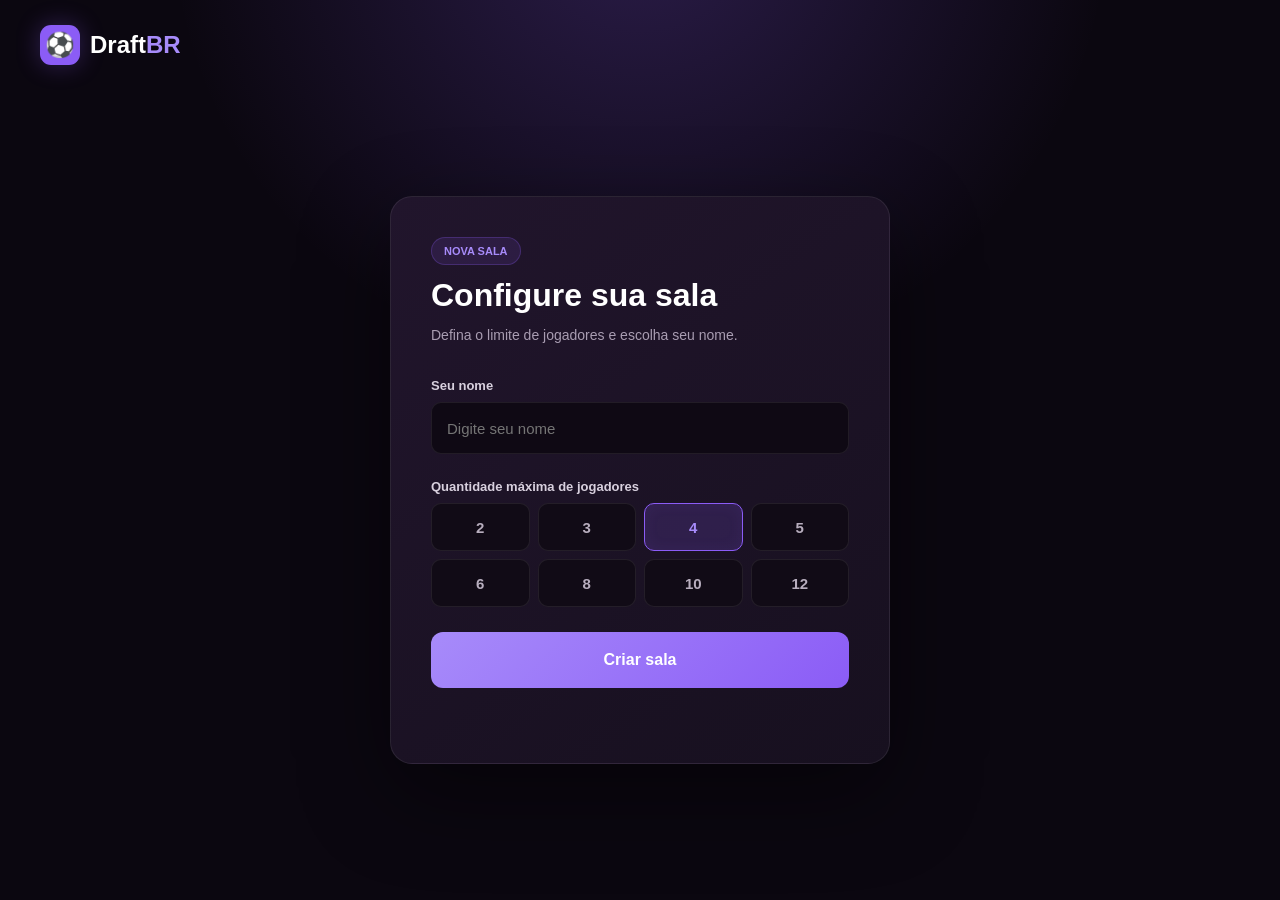
<file: index.html>
<!DOCTYPE html>
<html lang="pt-BR">

<head>

    <meta charset="UTF-8">

    <meta
        name="viewport"
        content="width=device-width, initial-scale=1.0"
    >

    <title>Configurar Sala - DraftBR</title>

    <link
        rel="stylesheet"
        href="room.css"
    >

</head>

<body>

    <main class="room-page">

        <header class="room-header">

            <div class="logo">

                <div class="logo-ball">
                    ⚽
                </div>

                <span>
                    Draft<span>BR</span>
                </span>

            </div>

        </header>


        <section class="setup-container">

            <div class="setup-card">

                <div class="setup-title">

                    <span class="setup-tag">
                        NOVA SALA
                    </span>

                    <h1>
                        Configure sua sala
                    </h1>

                    <p>
                        Defina o limite de jogadores
                        e escolha seu nome.
                    </p>

                </div>


                <div class="form-group">

                    <label for="creatorName">
                        Seu nome
                    </label>

                    <input
                        id="creatorName"
                        type="text"
                        maxlength="20"
                        placeholder="Digite seu nome"
                        autocomplete="off"
                    >

                </div>


                <div class="form-group">

                    <label>
                        Quantidade máxima de jogadores
                    </label>

                    <div
                        id="playerLimit"
                        class="player-options"
                    >

                        <button data-value="2">
                            2
                        </button>

                        <button data-value="3">
                            3
                        </button>

                        <button
                            data-value="4"
                            class="selected"
                        >
                            4
                        </button>

                        <button data-value="5">
                            5
                        </button>

                        <button data-value="6">
                            6
                        </button>

                        <button data-value="8">
                            8
                        </button>

                        <button data-value="10">
                            10
                        </button>

                        <button data-value="12">
                            12
                        </button>

                    </div>

                </div>


                <button
                    id="confirmRoomButton"
                    class="primary-button"
                >
                    Criar sala
                </button>


                <p
                    id="setupMessage"
                    class="message"
                ></p>

            </div>

        </section>

    </main>


    <script src="configuracao.js"></script>

</body>

</html>
</file>
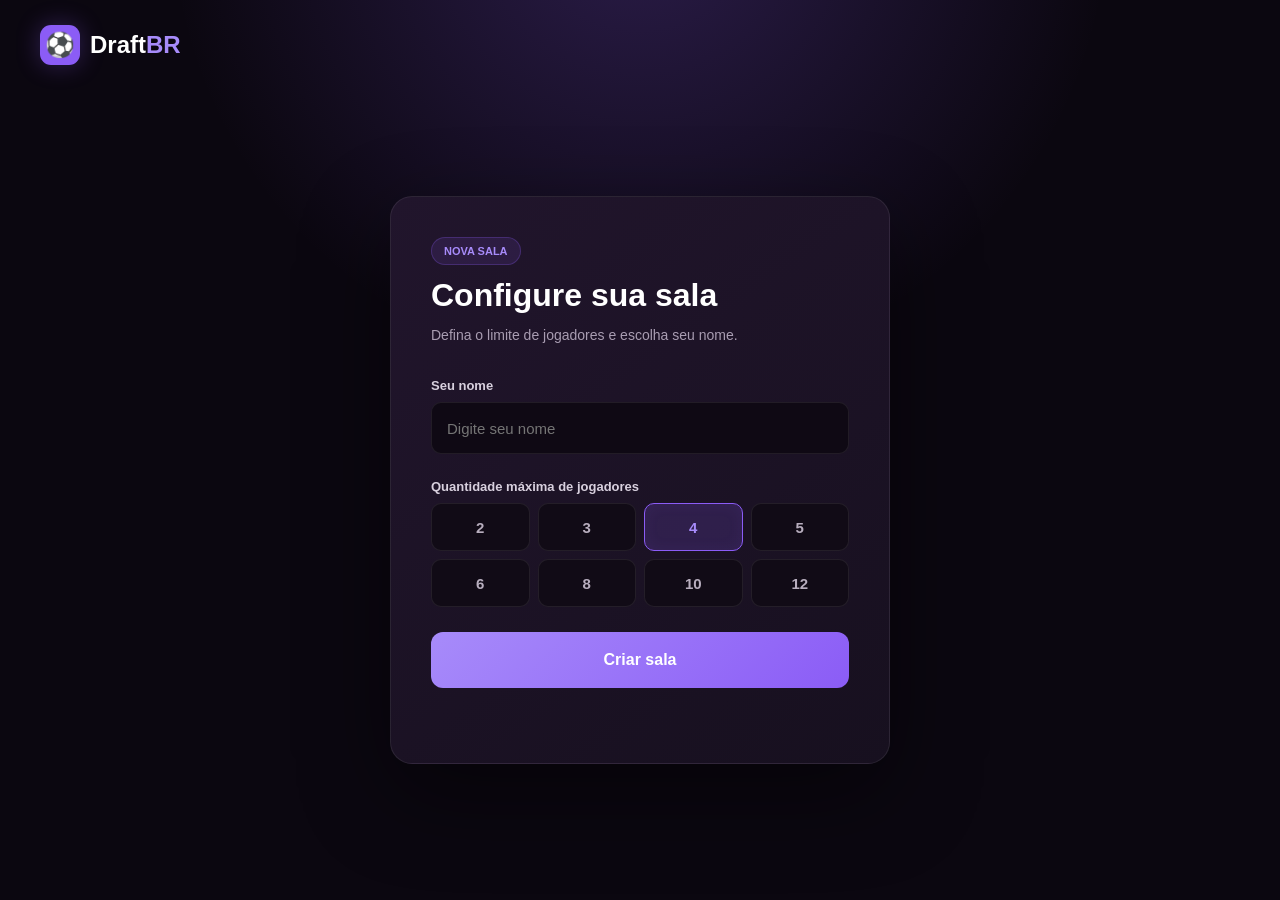
<file: configuracao.html>
<!DOCTYPE html>
<html lang="pt-BR">

<head>

    <meta charset="UTF-8">

    <meta
        name="viewport"
        content="width=device-width, initial-scale=1.0"
    >

    <title>Configurar Sala - DraftBR</title>

    <link
        rel="stylesheet"
        href="room.css"
    >

</head>

<body>

    <main class="room-page">

        <header class="room-header">

            <div class="logo">

                <div class="logo-ball">
                    ⚽
                </div>

                <span>
                    Draft<span>BR</span>
                </span>

            </div>

        </header>


        <section class="setup-container">

            <div class="setup-card">

                <div class="setup-title">

                    <span class="setup-tag">
                        NOVA SALA
                    </span>

                    <h1>
                        Configure sua sala
                    </h1>

                    <p>
                        Defina o limite de jogadores
                        e escolha seu nome.
                    </p>

                </div>


                <div class="form-group">

                    <label for="creatorName">
                        Seu nome
                    </label>

                    <input
                        id="creatorName"
                        type="text"
                        maxlength="20"
                        placeholder="Digite seu nome"
                        autocomplete="off"
                    >

                </div>


                <div class="form-group">

                    <label>
                        Quantidade máxima de jogadores
                    </label>

                    <div
                        id="playerLimit"
                        class="player-options"
                    >

                        <button data-value="2">
                            2
                        </button>

                        <button data-value="3">
                            3
                        </button>

                        <button
                            data-value="4"
                            class="selected"
                        >
                            4
                        </button>

                        <button data-value="5">
                            5
                        </button>

                        <button data-value="6">
                            6
                        </button>

                        <button data-value="8">
                            8
                        </button>

                        <button data-value="10">
                            10
                        </button>

                        <button data-value="12">
                            12
                        </button>

                    </div>

                </div>


                <button
                    id="confirmRoomButton"
                    class="primary-button"
                >
                    Criar sala
                </button>


                <p
                    id="setupMessage"
                    class="message"
                ></p>

            </div>

        </section>

    </main>


    <script src="configuracao.js"></script>

</body>

</html>
</file>
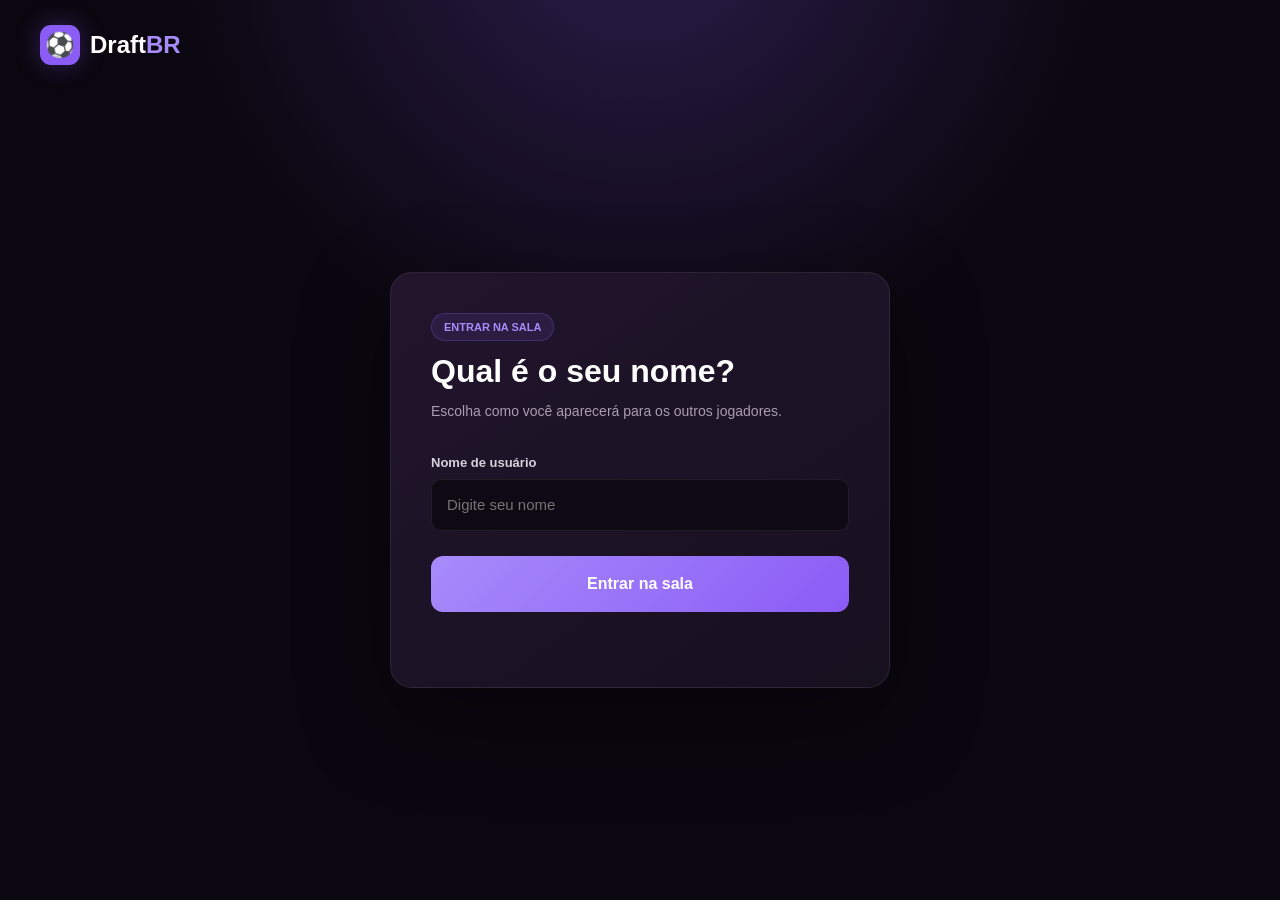
<file: entrar.html>
<!DOCTYPE html>
<html lang="pt-BR">

<head>

    <meta charset="UTF-8">

    <meta
        name="viewport"
        content="width=device-width, initial-scale=1.0"
    >

    <title>Entrar na Sala - DraftBR</title>

    <link
        rel="stylesheet"
        href="room.css"
    >

</head>

<body>

    <header class="room-header">

        <div class="logo">

            <div class="logo-ball">
                ⚽
            </div>

            <span>
                Draft<span>BR</span>
            </span>

        </div>

    </header>


    <main class="setup-container">

        <section class="setup-card">

            <div class="setup-title">

                <span class="setup-tag">
                    ENTRAR NA SALA
                </span>

                <h1>
                    Qual é o seu nome?
                </h1>

                <p>
                    Escolha como você aparecerá
                    para os outros jogadores.
                </p>

            </div>


            <div class="form-group">

                <label for="playerName">
                    Nome de usuário
                </label>

                <input
                    id="playerName"
                    type="text"
                    maxlength="20"
                    placeholder="Digite seu nome"
                    autocomplete="off"
                >

            </div>


            <button
                id="joinButton"
                class="primary-button"
            >
                Entrar na sala
            </button>


            <p
                id="joinMessage"
                class="message"
            ></p>

        </section>

    </main>


    <script src="entrar.js"></script>

</body>

</html>
</file>
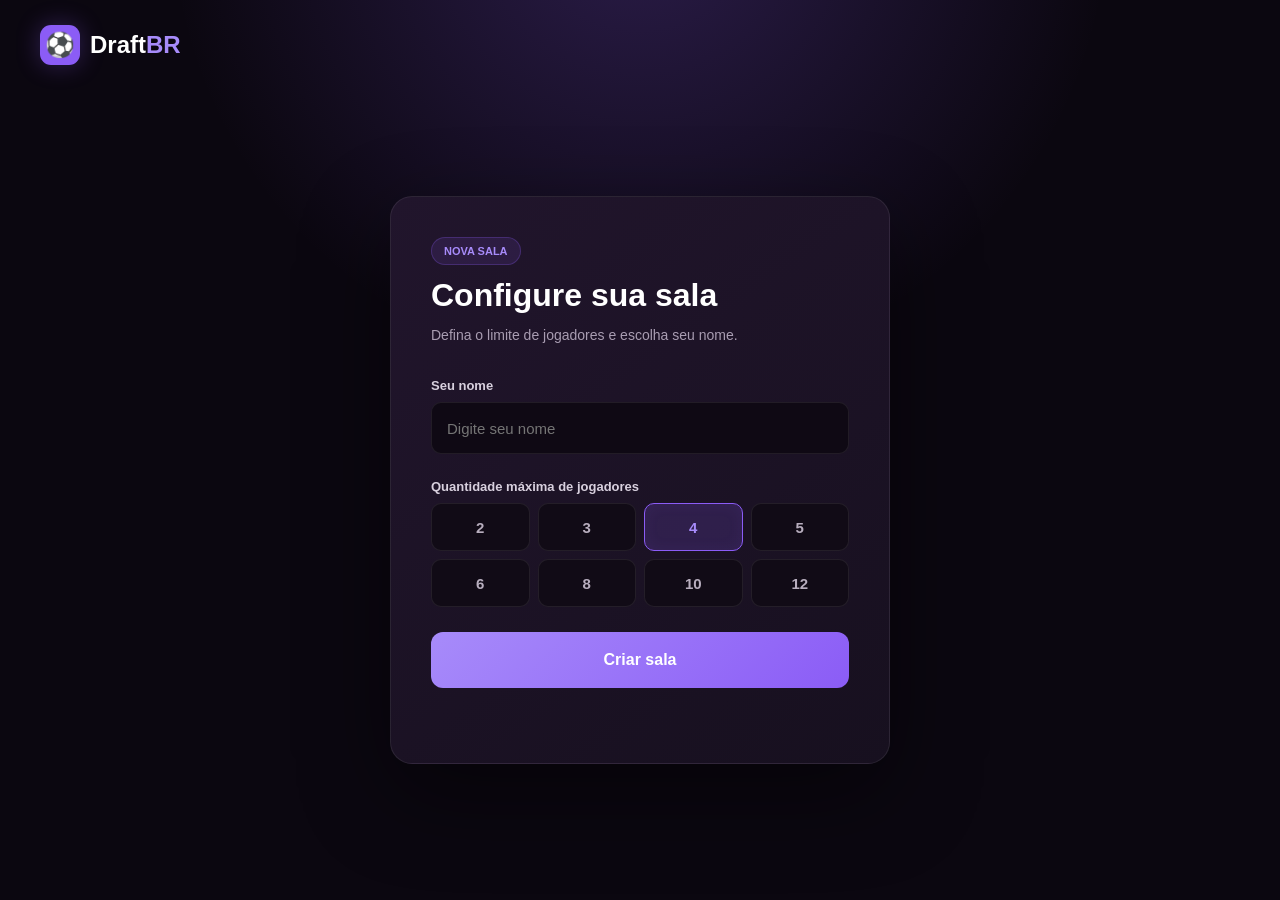
<file: sala.html>
<!DOCTYPE html>
<html lang="pt-BR">

<head>

    <meta charset="UTF-8">

    <meta
        name="viewport"
        content="width=device-width, initial-scale=1.0"
    >

    <title>Sala - DraftBR</title>

    <link
        rel="stylesheet"
        href="room.css"
    >

</head>

<body>

    <header class="room-header">

        <div class="logo">

            <div class="logo-ball">
                ⚽
            </div>

            <span>
                Draft<span>BR</span>
            </span>

        </div>

    </header>


    <main class="lobby">

        <div class="lobby-grid">


            <!-- JOGADORES -->

            <section class="players-card">

                <div class="players-header">

                    <h1>
                        Jogadores
                    </h1>

                    <span
                        id="playerCount"
                        class="player-count"
                    >
                        1 / 4
                    </span>

                </div>


                <div
                    id="playersList"
                >
                    <!-- jogadores serão inseridos pelo JS -->
                </div>

            </section>


            <!-- CÓDIGO -->

            <aside class="room-code-card">

                <div class="room-code-label">
                    CÓDIGO DA SALA
                </div>


                <div
                    id="roomCode"
                    class="room-code"
                >
                    ------
                </div>


                <p class="room-code-description">

                    Compartilhe este código
                    com seus amigos para
                    eles entrarem na sala.

                </p>

            </aside>


        </div>

    </main>


    <script src="sala.js"></script>

</body>

</html>
</file>
<file: room.css>
/* =========================================
   RESET
========================================= */

* {
    margin: 0;
    padding: 0;
    box-sizing: border-box;
}


:root {

    --purple:
        #8b5cf6;

    --purple-light:
        #a78bfa;

    --purple-bright:
        #c084fc;

    --purple-dark:
        #6d28d9;

    --background:
        #0b0710;

    --card:
        #17101f;

    --card-light:
        #21152c;

    --text:
        #ffffff;

    --text-secondary:
        #a99db2;

    --border:
        rgba(255, 255, 255, 0.08);

}


/* =========================================
   BODY
========================================= */

body {

    min-height: 100vh;

    font-family:
        Inter,
        Arial,
        Helvetica,
        sans-serif;

    color:
        var(--text);

    background:

        radial-gradient(
            circle at 50% -10%,
            rgba(139, 92, 246, 0.25),
            transparent 40%
        ),

        var(--background);

}


/* =========================================
   HEADER
========================================= */

.room-header {

    width: 100%;

    max-width: 1250px;

    margin: auto;

    padding:
        25px;

}


.logo {

    display: flex;

    align-items: center;

    gap: 10px;

    font-size: 24px;

    font-weight: 800;

}


.logo-ball {

    display: flex;

    align-items: center;

    justify-content: center;

    width: 40px;

    height: 40px;

    border-radius: 11px;

    background:
        var(--purple);

    box-shadow:
        0 0 25px
        rgba(139, 92, 246, 0.3);

}


.logo span span {

    color:
        var(--purple-light);

}


/* =========================================
   SETUP
========================================= */

.setup-container {

    min-height:
        calc(100vh - 90px);

    display: flex;

    align-items: center;

    justify-content: center;

    padding:
        30px 20px 60px;

}


.setup-card {

    width: 100%;

    max-width: 500px;

    padding: 40px;

    border:
        1px solid
        var(--border);

    border-radius: 22px;

    background:

        linear-gradient(
            145deg,
            var(--card-light),
            var(--card)
        );

    box-shadow:

        0 30px 90px
        rgba(0, 0, 0, 0.45);

}


.setup-title {

    margin-bottom: 32px;

}


.setup-tag {

    display: inline-block;

    margin-bottom: 12px;

    padding:
        7px 12px;

    border-radius: 50px;

    background:
        rgba(139, 92, 246, 0.12);

    border:
        1px solid
        rgba(139, 92, 246, 0.25);

    color:
        var(--purple-light);

    font-size: 11px;

    font-weight: 800;

}


.setup-title h1 {

    margin-bottom: 10px;

    font-size: 32px;

}


.setup-title p {

    color:
        var(--text-secondary);

    font-size: 14px;

    line-height: 1.6;

}


/* =========================================
   FORM
========================================= */

.form-group {

    margin-bottom: 25px;

}


.form-group label {

    display: block;

    margin-bottom: 9px;

    color:
        #d8d0de;

    font-size: 13px;

    font-weight: 700;

}


.form-group input {

    width: 100%;

    height: 52px;

    padding:
        0 15px;

    border:
        1px solid
        var(--border);

    border-radius: 10px;

    outline: none;

    background:
        #0f0914;

    color:
        white;

    font-size: 15px;

}


.form-group input:focus {

    border-color:
        var(--purple);

    box-shadow:
        0 0 0 3px
        rgba(139, 92, 246, 0.12);

}


/* =========================================
   PLAYER OPTIONS
========================================= */

.player-options {

    display: grid;

    grid-template-columns:
        repeat(4, 1fr);

    gap: 8px;

}


.player-options button {

    height: 48px;

    border:
        1px solid
        var(--border);

    border-radius: 10px;

    background:
        #110b16;

    color:
        #b8aebe;

    font-size: 15px;

    font-weight: 700;

    cursor: pointer;

    transition:
        0.2s;

}


.player-options button:hover {

    border-color:
        rgba(139, 92, 246, 0.5);

    color:
        white;

}


.player-options button.selected {

    border-color:
        var(--purple);

    background:
        rgba(139, 92, 246, 0.18);

    color:
        var(--purple-light);

    box-shadow:
        inset 0 0 15px
        rgba(139, 92, 246, 0.08);

}


/* =========================================
   BUTTON
========================================= */

.primary-button {

    width: 100%;

    height: 56px;

    border: none;

    border-radius: 12px;

    background:

        linear-gradient(
            135deg,
            var(--purple-light),
            var(--purple)
        );

    color:
        white;

    font-size: 16px;

    font-weight: 800;

    cursor: pointer;

    transition:
        0.2s;

}


.primary-button:hover {

    transform:
        translateY(-2px);

    box-shadow:
        0 12px 35px
        rgba(139, 92, 246, 0.35);

}


/* =========================================
   MESSAGE
========================================= */

.message {

    min-height:
        20px;

    margin-top:
        15px;

    text-align:
        center;

    font-size:
        13px;

}


.message.error {

    color:
        #ff6b9d;

}


.message.success {

    color:
        var(--purple-light);

}


/* =========================================
   LOBBY
========================================= */

.lobby {

    width:
        100%;

    max-width:
        1250px;

    margin:
        auto;

    padding:
        40px 25px 60px;

}


.lobby-grid {

    display:
        grid;

    grid-template-columns:
        1fr 400px;

    gap:
        25px;

}


/* =========================================
   PLAYERS CARD
========================================= */

.players-card {

    padding:
        30px;

    border:
        1px solid
        var(--border);

    border-radius:
        20px;

    background:
        var(--card);

}


.players-header {

    display:
        flex;

    justify-content:
        space-between;

    align-items:
        center;

    margin-bottom:
        25px;

}


.players-header h1 {

    font-size:
        26px;

}


.player-count {

    padding:
        7px 12px;

    border-radius:
        50px;

    background:
        rgba(139, 92, 246, 0.1);

    color:
        var(--purple-light);

    font-size:
        12px;

    font-weight:
        700;

}


/* =========================================
   PLAYER
========================================= */

.player {

    display:
        flex;

    align-items:
        center;

    gap:
        14px;

    padding:
        15px;

    margin-bottom:
        9px;

    border:
        1px solid
        var(--border);

    border-radius:
        12px;

    background:
        rgba(255, 255, 255, 0.02);

}


.player-avatar {

    display:
        flex;

    align-items:
        center;

    justify-content:
        center;

    width:
        42px;

    height:
        42px;

    border-radius:
        50%;

    background:
        linear-gradient(
            135deg,
            var(--purple),
            var(--purple-dark)
        );

    font-weight:
        800;

}


.player-name {

    font-size:
        14px;

    font-weight:
        700;

}


.host {

    margin-left:
        auto;

    color:
        var(--purple-light);

    font-size:
        11px;

    font-weight:
        700;

}


/* =========================================
   ROOM CODE
========================================= */

.room-code-card {

    padding:
        35px;

    border:
        1px solid
        rgba(139, 92, 246, 0.25);

    border-radius:
        20px;

    background:

        radial-gradient(
            circle at top right,
            rgba(139, 92, 246, 0.18),
            transparent 60%
        ),

        var(--card);

    text-align:
        center;

}


.room-code-label {

    color:
        var(--text-secondary);

    font-size:
        12px;

    font-weight:
        700;

    letter-spacing:
        1px;

}


.room-code {

    margin:
        15px 0;

    color:
        var(--purple-light);

    font-size:
        clamp(42px, 7vw, 64px);

    font-weight:
        900;

    letter-spacing:
        8px;

    text-shadow:
        0 0 30px
        rgba(139, 92, 246, 0.3);

}


.room-code-description {

    color:
        var(--text-secondary);

    font-size:
        13px;

    line-height:
        1.6;

}


/* =========================================
   RESPONSIVO
========================================= */

@media (max-width: 850px) {

    .lobby-grid {

        grid-template-columns:
            1fr;

    }

}


@media (max-width: 500px) {

    .setup-card {

        padding:
            25px 20px;

    }


    .player-options {

        grid-template-columns:
            repeat(4, 1fr);

    }


    .room-code {

        letter-spacing:
            5px;

    }

}
</file>
